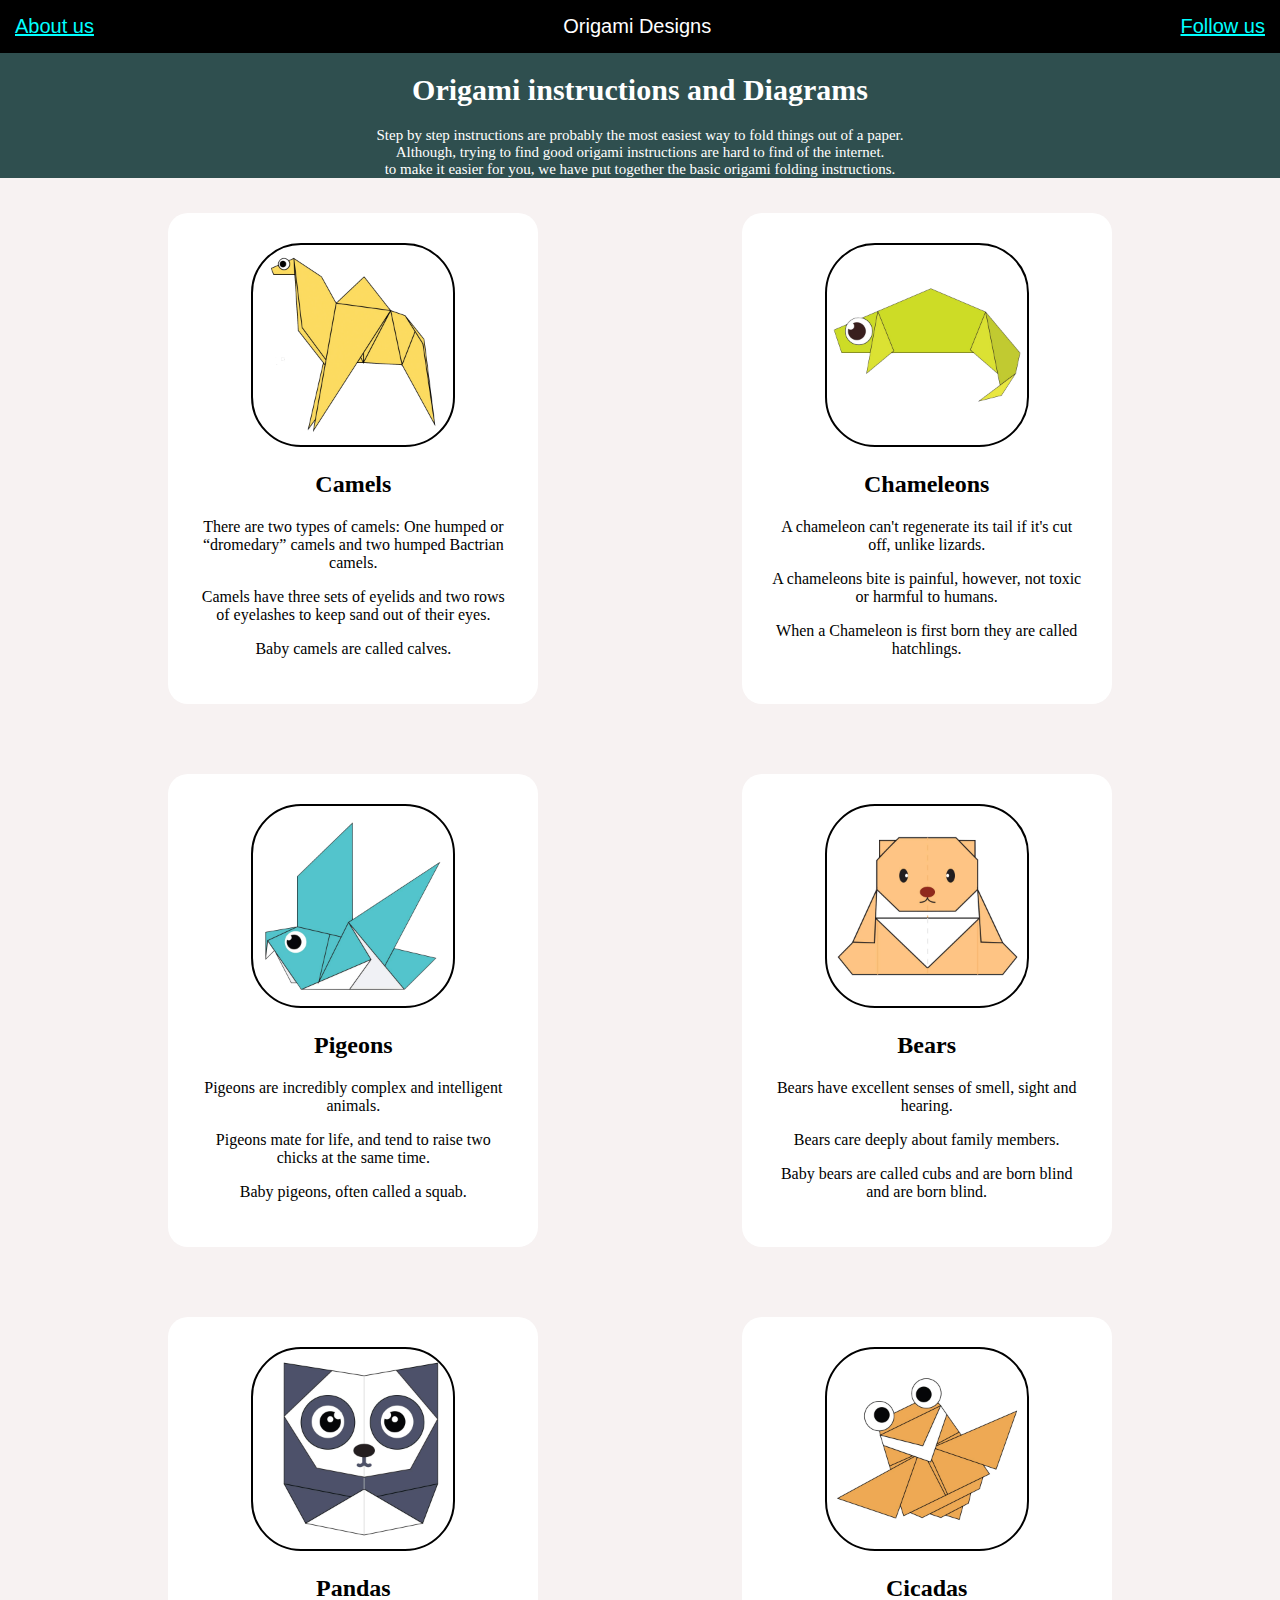
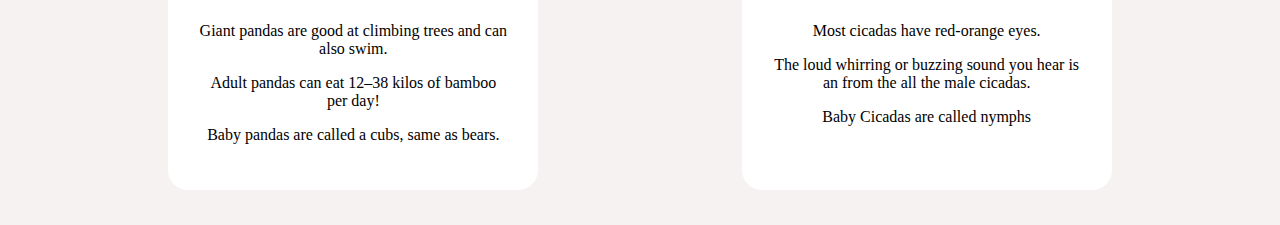
<file: index.html>
<!DOCTYPE html>
<html>
    <head><title>Origami Designs</title></head>
   
    <link rel="stylesheet"
              type="text/css"
              href="style.css"/>

    <body>
    <div class="header">
        <div class="menu">
        <div><a href="AboutUs.html">About us</a></div>
        <div>Origami Designs</div>
        <div><a href="FollowUs.html">Follow us</a></div>
        </div>
    </div>

    <div class="instructions">
        <h1><center>Origami instructions and Diagrams</center></h1>
        <center>
        <p1>Step by step instructions are probably the most easiest way to fold things out of a paper.</p1>
        <br>
        <p2>Although, trying to find good origami instructions are hard to find of the internet.</p2>
        <br>
        <p3>to make it easier for you, we have put together the basic origami folding instructions.</p3>
        </center>
    </div>

    <div class="grid">
        <div class="item">
        <a href="http://origami.me/camel/"><center><img src="Camel.png" width="200" height="200"/></center></a>
        <center>
        <h2>Camels</h2>
        <p>There are two types of camels: One humped or “dromedary” camels and two humped Bactrian camels.</p>
        <p>Camels have three sets of eyelids and two rows of eyelashes to keep sand out of their eyes.</p>
        <p>Baby camels are called calves.</p>
        <p2>Click on the image to see instructions</p2>
        </center>
        </div>
        
        <div class="item">
        <a href="http://origami.me/chameleon/"><center><img src="Chameleon.png" width="200" height="200"/></center></a>
        <center><h2>Chameleons</h2>
        <p>A chameleon can't regenerate its tail if it's cut off, unlike lizards.</p>
        <p>A chameleons bite is painful, however, not toxic or harmful to humans.</p>
        <p>When a Chameleon is first born they are called hatchlings.</p>
        <p2>Click on the image to see instructions</p2>
        </center>
        </div>
        
        <div class="item">
        <a href="http://origami.me/pigeon/"><center><img src="Pigeon.png" width="200" height="200"/></center></a>
        <center><h2>Pigeons</h2>
        <p>Pigeons are incredibly complex and intelligent animals.</li>
        <p>Pigeons mate for life, and tend to raise two chicks at the same time.</li>
        <p>Baby pigeons, often called a squab.</p>
        <p2>Click on the image to see instructions</p2>
        </center>
        </div> 

        <div class="item">
        <a href="http://origami.me/teddy-bear/"><center><img src="Teddy.png" width="200" height="200"/></center></a>
        <center><h2>Bears</h2>
        <p>Bears have excellent senses of smell, sight and hearing.</p>
        <p>Bears care deeply about family members.</p>
        <p>Baby bears are called cubs and are born blind and are born blind.</p>
        <p2>Click on the image to see instructions</p2>
        </center>
        </div>
        
        <div class="item">
        <a href="http://origami.me/panda/"><center><img src="Panda.png" width="200" height="200"/></center></a>
        <center><h2>Pandas</h2>
        <p>Giant pandas are good at climbing trees and can also swim.</p>
        <p>Adult pandas can eat 12–38 kilos of bamboo per day!</p>
        <p>Baby pandas are called a cubs, same as bears.</p>
        <p2>Click on the image to see instructions</p2>
        </center>
        </div>

        <div class="item">
        <a href="http://origami.me/flying-cicada/"><center><img src="Cicada.png" width="200" height="200"/></center></a>
        <center><h2>Cicadas</h2>
        <p>Most cicadas have red-orange eyes.</p>
        <p>The loud whirring or buzzing sound you hear is an from the all the male cicadas.</p>
        <p>Baby Cicadas are called nymphs</p>
        <p2>Click on the image to see instructions</p2>
        </center>
        </div>
    </div>

    </body>

</html>
</file>
<file: style.css>
.menu{
    display:flex;
    justify-content:space-between;
    background-color: #000000;
    padding: 15px;
    font-size: 20px;
    font-family: sans-serif;
    font-weight: 400;
    color: #FFFFFF;
}
body{
    margin: 0px;
    background-color: #F7F2F2;
}
.grid img{
    border: 2pX solid #000000;
    border-radius: 50px;
}
.grid{
    display: flex;
    flex-wrap: wrap;
    justify-content: space-evenly;
    align-content: center;
}
.item{
    border-radius: 20px;
    background-color: #FFFFFF;
    padding: 30px;
    margin: 35px;
    width: 310px;
    font-family: fantasy;
}
.instructions{
    background-color: darkslategrey;
    font-size: 15px;
    font-family: cursive;
    align-content: center;
    color: white;
}
a:link{
    color: cyan;
}
a:visited{
    color: blueviolet;
}
.item:hover{
    transform: scale(1.2);
}
.item{
    position: relative;
}
.item p2{
    position: absolute;
    top: 6%;
    left: 50%;
    transform: translate(-50%,-50%);
    opacity: 0;
}
.item:hover p2{
    opacity: 0.7;
}
</file>
